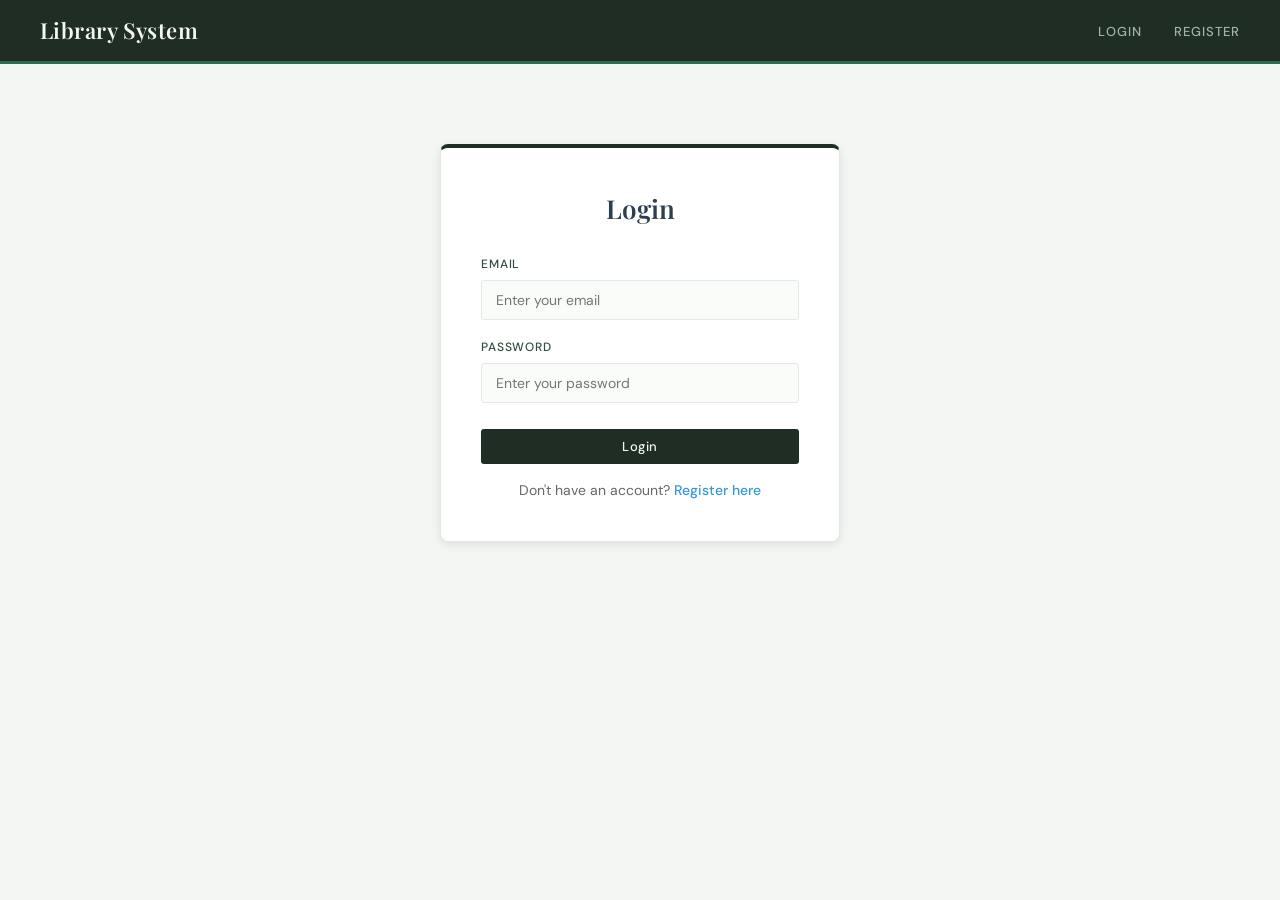
<file: src/main/resources/static/login.html>
<!DOCTYPE html>
<html lang="en">
<head>
    <meta charset="UTF-8">
    <title>Login</title>
    <link rel="stylesheet" href="css/style.css">
    <style>
        .auth-container {
            max-width: 400px;
            margin: 80px auto;
            background: white;
            padding: 40px;
            border-radius: 8px;
            box-shadow: 0 2px 10px rgba(0,0,0,0.1);
        }
        .auth-container h2 {
            text-align: center;
            margin-bottom: 25px;
            color: #2c3e50;
        }
        .auth-link {
            text-align: center;
            margin-top: 15px;
            font-size: 14px;
            color: #666;
        }
        .auth-link a {
            color: #3498db;
            text-decoration: none;
        }
    </style>
</head>
<body>

<nav class="navbar">
    <span class="brand">Library System</span>
    <div>
        <a href="login.html">Login</a>
        <a href="register.html">Register</a>
    </div>
</nav>

<div class="auth-container">
    <h2>Login</h2>
    <div id="alert" class="alert"></div>

    <div class="form-group">
        <label>Email</label>
        <input type="email" id="email" placeholder="Enter your email">
    </div>
    <div class="form-group">
        <label>Password</label>
        <input type="password" id="password" placeholder="Enter your password">
    </div>
    <button class="btn btn-primary" style="width:100%" onclick="login()">Login</button>

    <div class="auth-link">
        Don't have an account? <a href="register.html">Register here</a>
    </div>
</div>

<script>
    function showAlert(message, type) {
        const alert = document.getElementById('alert');
        alert.textContent = message;
        alert.className = 'alert alert-' + type;
        alert.style.display = 'block';
    }

    function login() {
        const email    = document.getElementById('email').value.trim().toLowerCase();
        const password = document.getElementById('password').value.trim();

        if (!email || !password) {
            showAlert('Please fill in all fields', 'danger');
            return;
        }

        console.log('Trying login with:', email, password); // debug line

        fetch('/api/users/login', {
            method: 'POST',
            headers: { 'Content-Type': 'application/json' },
            body: JSON.stringify({ email: email, password: password })
        })
        .then(res => {
            console.log('Response status:', res.status); // debug line
            if (res.status === 200) {
                return res.json();
            } else {
                return res.text().then(text => {
                    throw new Error(text || 'Invalid email or password');
                });
            }
        })
        .then(user => {
            console.log('Logged in user:', user); // debug line
            localStorage.setItem('userId', user.id);
            localStorage.setItem('userName', user.name);
            localStorage.setItem('userRole', user.role);
            window.location.href = 'index.html';
        })
        .catch(err => {
            showAlert(err.message, 'danger');
        });
    }

    document.addEventListener('keypress', function(e) {
        if (e.key === 'Enter') login();
    });
</script>
</body>
</html>
</file>
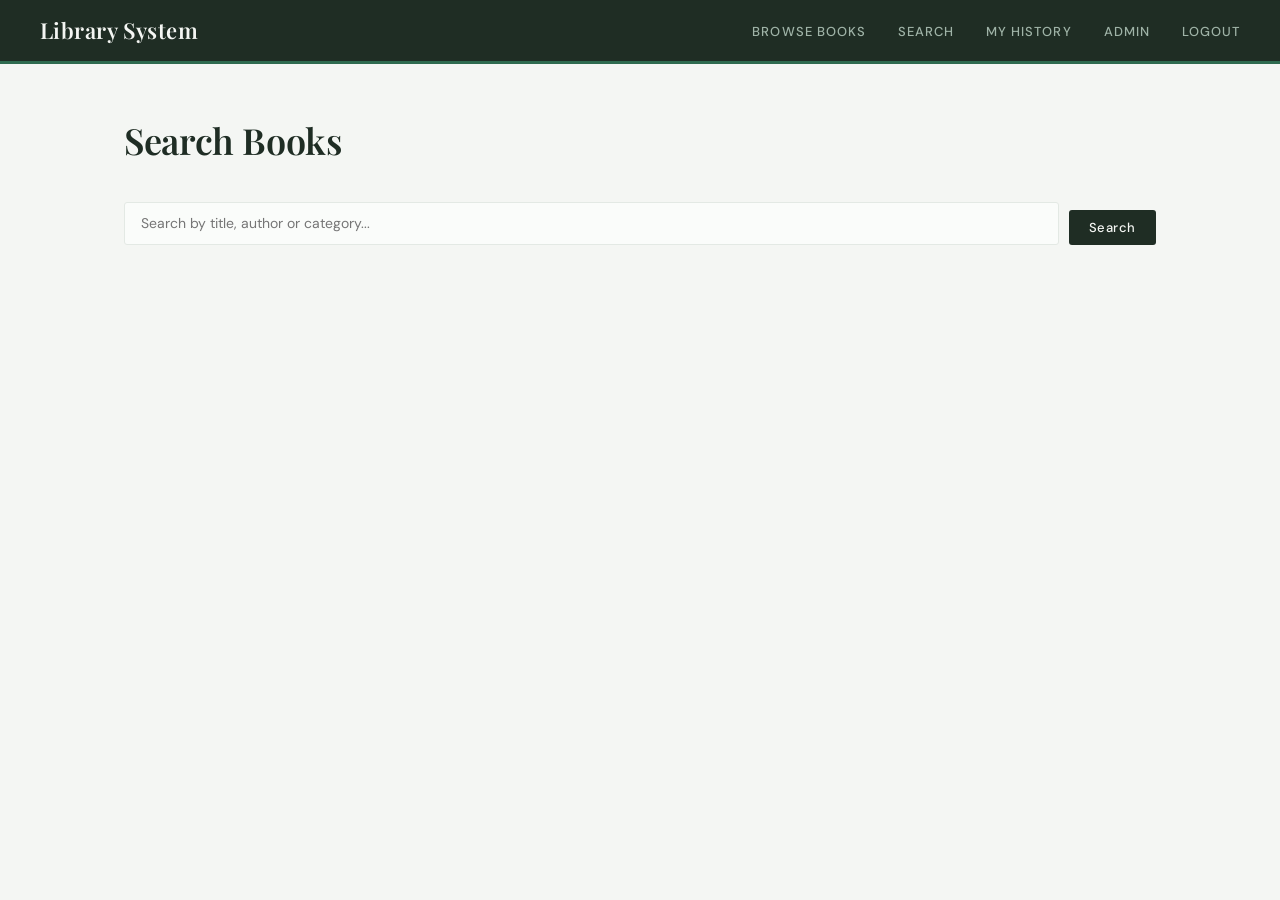
<file: src/main/resources/static/search.html>
<!DOCTYPE html>
<html lang="en">
<head>
    <meta charset="UTF-8">
    <title>Search Books</title>
    <link rel="stylesheet" href="css/style.css">
</head>
<body>

<nav class="navbar">
    <span class="brand">Library System</span>
    <div>
        <a href="index.html">Browse Books</a>
        <a href="search.html">Search</a>
        <a href="history.html">My History</a>
        <a href="admin.html">Admin</a>
        <a href="#" onclick="logout()">Logout</a>
    </div>
</nav>

<div class="container">
    <h1>Search Books</h1>
    <div class="search-bar">
        <input type="text" id="search-input" placeholder="Search by title, author or category...">
        <button class="btn btn-primary" onclick="searchBooks()">Search</button>
    </div>
    <div id="alert" class="alert"></div>
    <div id="book-grid" class="book-grid"></div>
</div>

<script>
    const USER_ID = parseInt(localStorage.getItem('userId')) || 1;
    const USER_ROLE = localStorage.getItem('userRole');

    function logout() {
        localStorage.clear();
        window.location.href = 'login.html';
    }

    function showAlert(message, type) {
        const alert = document.getElementById('alert');
        alert.textContent = message;
        alert.className = 'alert alert-' + type;
        alert.style.display = 'block';
        setTimeout(() => alert.style.display = 'none', 3000);
    }

    function searchBooks() {
        const q = document.getElementById('search-input').value.trim();
        if (!q) return;

        fetch(`/api/books/search?q=${q}`)
            .then(res => res.json())
            .then(books => {
                const grid = document.getElementById('book-grid');
                grid.innerHTML = '';
                if (books.length === 0) {
                    grid.innerHTML = '<p>No books found.</p>';
                    return;
                }
                books.forEach(book => {
                    const available = book.availableCopies > 0;
                    grid.innerHTML += `
                        <div class="book-card">
                            <h3>${book.title}</h3>
                            <p>Author: ${book.author}</p>
                            <p>Category: ${book.category}</p>
                            <span class="badge ${available ? 'badge-success' : 'badge-danger'}">
                                ${available ? book.availableCopies + ' Available' : 'Not Available'}
                            </span><br>
                            <button class="btn btn-primary"
                                ${!available ? 'disabled' : ''}
                                onclick="borrowBook(${book.id})">
                                Borrow
                            </button>
                        </div>`;
                });
            });
    }

    function borrowBook(bookId) {
        fetch('/api/borrow', {
            method: 'POST',
            headers: { 'Content-Type': 'application/json' },
            body: JSON.stringify({ userId: USER_ID, bookId: bookId })
        })
        .then(res => res.text())
        .then(msg => {
            showAlert(msg, msg.includes('successfully') ? 'success' : 'danger');
            searchBooks();
        });
    }

    document.getElementById('search-input')
        .addEventListener('keypress', function(e) {
            if (e.key === 'Enter') searchBooks();
        });
</script>
</body>
</html>
</file>
<file: src/main/resources/static/css/style.css>
@import url('https://fonts.googleapis.com/css2?family=Playfair+Display:wght@400;600&family=DM+Sans:wght@300;400;500&display=swap');

:root {
    --cream: #F4F6F3;
    --parchment: #E3E9E4;

    --brown-dark: #1F2D24;
    --brown-mid: #2F4F3E;
    --brown-light: #5F7A6A;
    --brown-muted: #9FB3A7;

    --accent: #2E6B4F;
    --accent-light: #D7E5DD;

    --green-soft: #3E6F58;
    --green-light: #E4F0EA;

    --white: #FAFCFA;
    --shadow: rgba(20, 40, 30, 0.08);
}

* {
    margin: 0;
    padding: 0;
    box-sizing: border-box;
}

body {
    font-family: 'DM Sans', sans-serif;
    background-color: var(--cream);
    color: var(--brown-dark);
    font-size: 15px;
    line-height: 1.6;
}

/* ── Navbar ── */
.navbar {
    background-color: var(--brown-dark);
    padding: 0 40px;
    display: flex;
    justify-content: space-between;
    align-items: center;
    height: 64px;
    border-bottom: 3px solid var(--accent);
}

.navbar .brand {
    font-family: 'Playfair Display', serif;
    color: var(--cream);
    font-size: 22px;
    font-weight: 600;
    letter-spacing: 0.02em;
}

.navbar a {
    color: var(--brown-muted);
    text-decoration: none;
    margin-left: 28px;
    font-size: 13px;
    font-weight: 500;
    letter-spacing: 0.08em;
    text-transform: uppercase;
    transition: color 0.2s;
}

.navbar a:hover {
    color: var(--cream);
}

/* ── Container ── */
.container {
    max-width: 1080px;
    margin: 48px auto;
    padding: 0 24px;
}

h1 {
    font-family: 'Playfair Display', serif;
    font-size: 36px;
    font-weight: 600;
    color: var(--brown-dark);
    margin-bottom: 32px;
    letter-spacing: -0.01em;
}

h2 {
    font-family: 'Playfair Display', serif;
    font-size: 22px;
    font-weight: 600;
    color: var(--brown-mid);
    margin-bottom: 16px;
}

/* ── Cards ── */
.card {
    background: var(--white);
    border-radius: 4px;
    padding: 28px 32px;
    margin-bottom: 24px;
    border: 1px solid var(--parchment);
    border-left: 4px solid var(--accent);
}

/* ── Book Grid ── */
.book-grid {
    display: grid;
    grid-template-columns: repeat(auto-fill, minmax(240px, 1fr));
    gap: 20px;
}

.book-card {
    background: var(--white);
    border-radius: 4px;
    padding: 24px;
    border: 1px solid var(--parchment);
    transition: transform 0.2s, box-shadow 0.2s;
    position: relative;
    overflow: hidden;
}

.book-card::before {
    content: '';
    position: absolute;
    top: 0;
    left: 0;
    width: 4px;
    height: 100%;
    background: var(--parchment);
    transition: background 0.2s;
}

.book-card:hover {
    transform: translateY(-2px);
    box-shadow: 0 8px 24px var(--shadow);
}

.book-card:hover::before {
    background: var(--accent);
}

.book-card h3 {
    font-family: 'Playfair Display', serif;
    font-size: 17px;
    color: var(--brown-dark);
    margin-bottom: 8px;
    line-height: 1.3;
}

.book-card p {
    color: var(--brown-light);
    font-size: 13px;
    margin-bottom: 4px;
    font-weight: 300;
}

/* ── Badges ── */
.badge {
    display: inline-block;
    padding: 3px 10px;
    border-radius: 2px;
    font-size: 11px;
    font-weight: 500;
    letter-spacing: 0.06em;
    text-transform: uppercase;
    margin-bottom: 12px;
}

.badge-success {
    background-color: var(--green-light);
    color: var(--green-soft);
}

.badge-danger {
    background-color: var(--accent-light);
    color: var(--accent);
}

/* ── Buttons ── */
.btn {
    padding: 9px 20px;
    border: none;
    border-radius: 3px;
    cursor: pointer;
    font-size: 13px;
    font-family: 'DM Sans', sans-serif;
    font-weight: 500;
    letter-spacing: 0.04em;
    transition: opacity 0.15s, transform 0.1s;
    margin-top: 8px;
}

.btn:hover {
    opacity: 0.88;
}

.btn:active {
    transform: scale(0.98);
}

.btn-primary {
    background-color: var(--brown-dark);
    color: var(--cream);
}

.btn-danger {
    background-color: var(--accent);
    color: white;
}

.btn-success {
    background-color: var(--green-soft);
    color: white;
}

.btn-warning {
    background-color: var(--brown-light);
    color: white;
}

.btn:disabled {
    background-color: var(--parchment);
    color: var(--brown-muted);
    cursor: not-allowed;
    opacity: 1;
}

/* ── Search Bar ── */
.search-bar {
    display: flex;
    gap: 10px;
    margin-bottom: 32px;
}

.search-bar input {
    flex: 1;
    padding: 11px 16px;
    border: 1px solid var(--parchment);
    border-radius: 3px;
    font-size: 14px;
    font-family: 'DM Sans', sans-serif;
    background: var(--white);
    color: var(--brown-dark);
    transition: border-color 0.2s;
}

.search-bar input:focus {
    outline: none;
    border-color: var(--brown-mid);
}

/* ── Forms ── */
.form-group {
    margin-bottom: 18px;
}

.form-group label {
    display: block;
    margin-bottom: 6px;
    color: var(--brown-mid);
    font-size: 12px;
    font-weight: 500;
    letter-spacing: 0.07em;
    text-transform: uppercase;
}

.form-group input,
.form-group select {
    width: 100%;
    padding: 10px 14px;
    border: 1px solid var(--parchment);
    border-radius: 3px;
    font-size: 14px;
    font-family: 'DM Sans', sans-serif;
    background: var(--white);
    color: var(--brown-dark);
    transition: border-color 0.2s;
}

.form-group input:focus,
.form-group select:focus {
    outline: none;
    border-color: var(--brown-mid);
}

/* ── Table ── */
table {
    width: 100%;
    border-collapse: collapse;
    background: var(--white);
    border-radius: 4px;
    overflow: hidden;
    border: 1px solid var(--parchment);
}

table th {
    background-color: var(--brown-dark);
    color: var(--cream);
    padding: 13px 16px;
    text-align: left;
    font-size: 11px;
    font-weight: 500;
    letter-spacing: 0.1em;
    text-transform: uppercase;
}

table td {
    padding: 13px 16px;
    border-bottom: 1px solid var(--parchment);
    color: var(--brown-mid);
    font-size: 14px;
}

table tr:last-child td {
    border-bottom: none;
}

table tr:hover td {
    background-color: #FAF7F3;
}

/* ── Alert ── */
.alert {
    padding: 12px 18px;
    border-radius: 3px;
    margin-bottom: 24px;
    display: none;
    font-size: 14px;
    border-left: 4px solid;
}

.alert-success {
    background-color: var(--green-light);
    color: var(--green-soft);
    border-left-color: var(--green-soft);
}

.alert-danger {
    background-color: var(--accent-light);
    color: var(--accent);
    border-left-color: var(--accent);
}

/* ── Auth pages ── */
.auth-container {
    max-width: 400px;
    margin: 80px auto;
    background: var(--white);
    padding: 44px 40px;
    border-radius: 4px;
    border: 1px solid var(--parchment);
    border-top: 4px solid var(--brown-dark);
}

.auth-container h2 {
    font-family: 'Playfair Display', serif;
    text-align: center;
    margin-bottom: 28px;
    font-size: 26px;
    color: var(--brown-dark);
}

.auth-link {
    text-align: center;
    margin-top: 18px;
    font-size: 13px;
    color: var(--brown-light);
}

.auth-link a {
    color: var(--accent);
    text-decoration: none;
    font-weight: 500;
}

.auth-link a:hover {
    text-decoration: underline;
}
</file>
